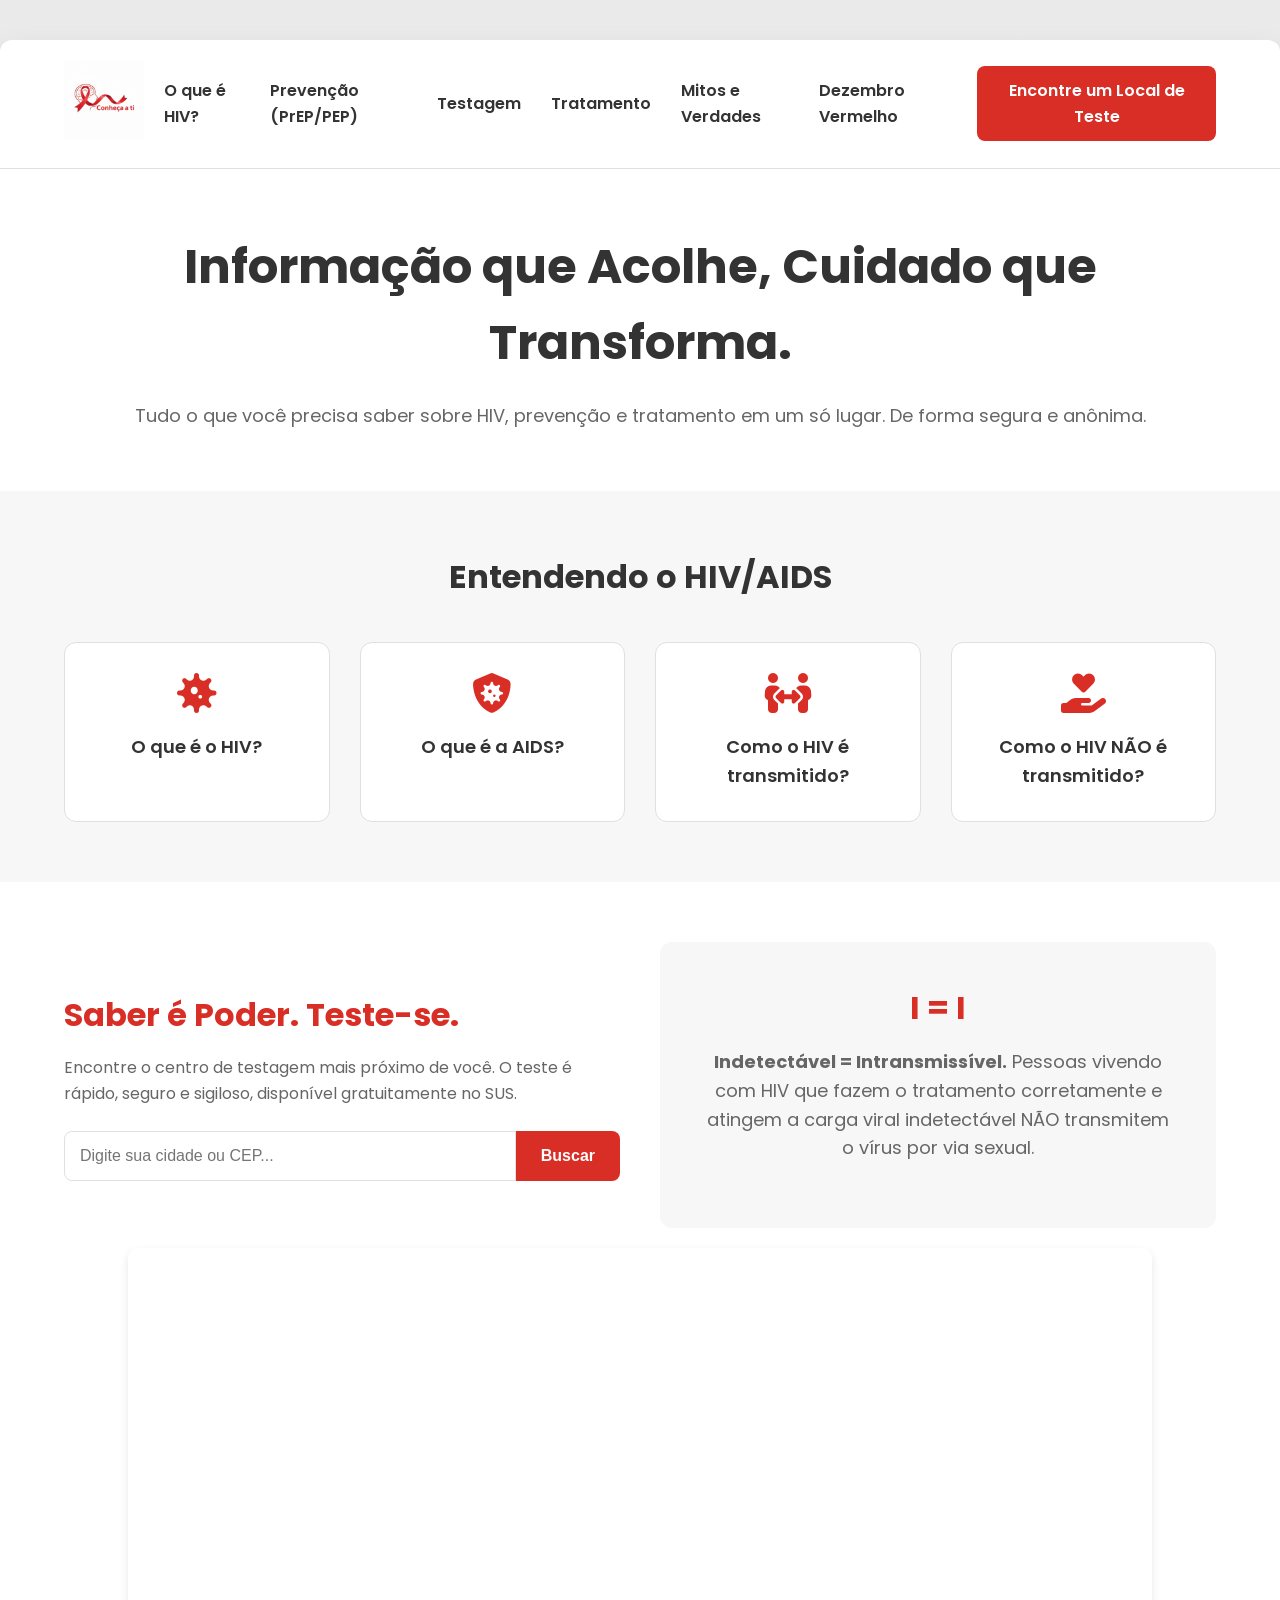
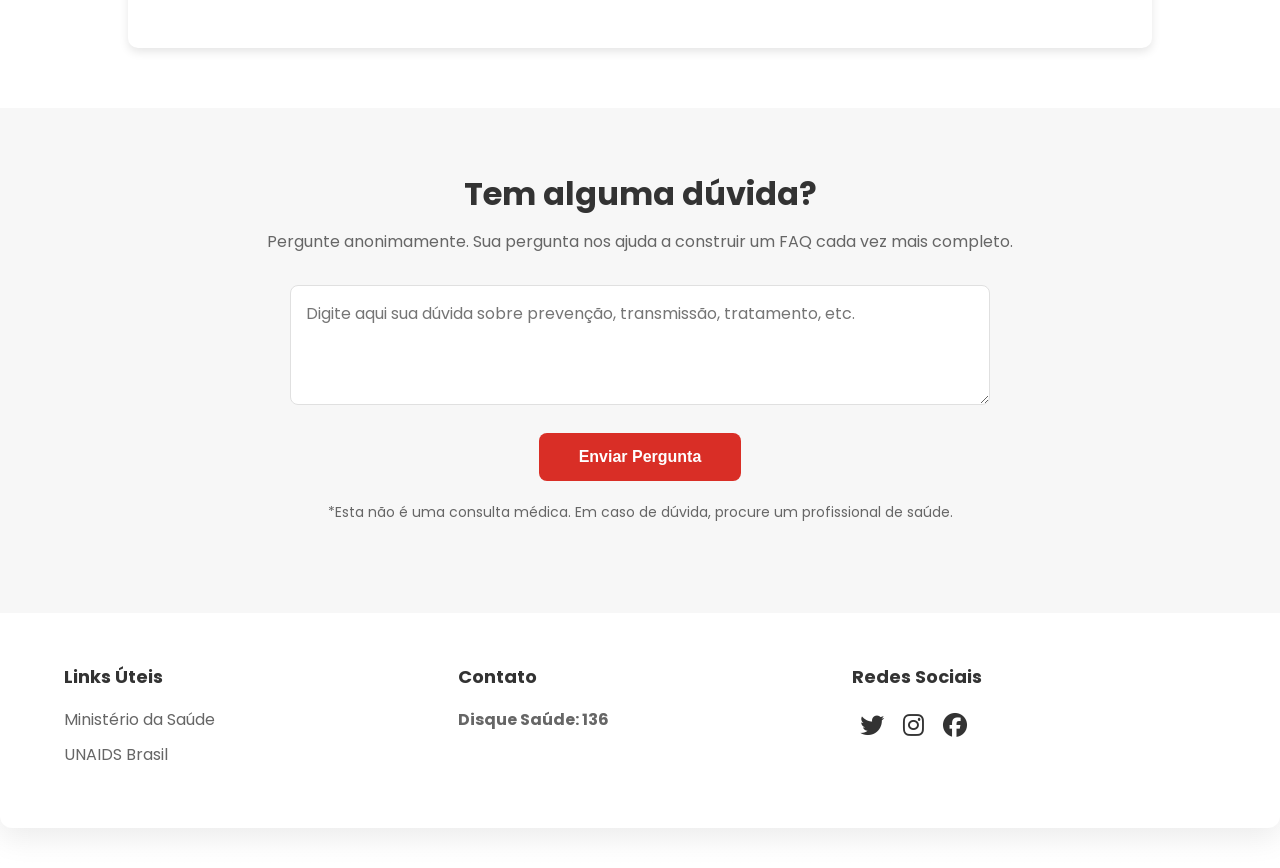
<file: index.html>
<!DOCTYPE html>
<html lang="pt-br">
<head>
    <meta charset="UTF-8">
    <meta name="viewport" content="width=device-width, initial-scale=1.0">
    <title>Cuidar+ | Informação que Acolhe sobre HIV</title>
    <link rel="stylesheet" href="style.css">
    <link rel="shortcut icon" href="img/logoSite.png" type="image/png">

    <link rel="preconnect" href="https://fonts.googleapis.com">
    <link rel="preconnect" href="https://fonts.gstatic.com" crossorigin>
    <link href="https://fonts.googleapis.com/css2?family=Poppins:wght@400;600;700&display=swap" rel="stylesheet">

    <link rel="stylesheet" href="https://cdnjs.cloudflare.com/ajax/libs/font-awesome/6.5.2/css/all.min.css"/>
</head>
<body>

    <div class="page-wrapper">

      <header>
    <div class="container header-container">
        <a href="#" class="logo">
            <img src="img/logoSite.png" alt="Logo Cuidar+"> </a>

        <button id="hamburger-btn" class="hamburger">
            <i class="fas fa-bars"></i>
        </button>

        <div class="nav-links-wrapper" id="nav-links">
            <nav>
                <ul>
                    <li><a href="#">O que é HIV?</a></li>
                    <li><a href="#">Prevenção (PrEP/PEP)</a></li>
                    <li><a href="#">Testagem</a></li>
                    <li><a href="#">Tratamento</a></li>
                    <li><a href="#">Mitos e Verdades</a></li>
                    <li><a href="#">Dezembro Vermelho</a></li>
                </ul>
            </nav>
            <a href="#" class="cta-button">Encontre um Local de Teste</a>
        </div>
    </div>
</header>

        
        <main>
            <section class="hero">
                <div class="container">
                    <h1>Informação que Acolhe, Cuidado que Transforma.</h1>
                    <p>Tudo o que você precisa saber sobre HIV, prevenção e tratamento em um só lugar. De forma segura e anônima.</p>
                </div>
            </section>

            <section class="info-cards">
                <div class="container">
                    <h2>Entendendo o HIV/AIDS</h2>
                    <div class="cards-container">
                        <div class="card">
                            <i class="fas fa-virus"></i>
                            <h3>O que é o HIV?</h3>
                        </div>
                        <div class="card">
                            <i class="fas fa-shield-virus"></i>
                            <h3>O que é a AIDS?</h3>
                        </div>
                        <div class="card">
                            <i class="fas fa-people-arrows"></i>
                            <h3>Como o HIV é transmitido?</h3>
                        </div>
                        <div class="card">
                            <i class="fas fa-hand-holding-heart"></i>
                            <h3>Como o HIV NÃO é transmitido?</h3>
                        </div>
                    </div>
                </div>
            </section>
            
            <section class="testing-treatment">
                <div class="container testing-container">
                    <div class="testing-box">
                        <h3>Saber é Poder. Teste-se.</h3>
                        <p>Encontre o centro de testagem mais próximo de você. O teste é rápido, seguro e sigiloso, disponível gratuitamente no SUS.</p>
                        <form class="search-form">
                            <input type="text" placeholder="Digite sua cidade ou CEP...">
                            <button type="submit">Buscar</button>
                        </form>
                    </div>
                    <div class="treatment-box">
                        <h2>I = I</h2>
                        <p><strong>Indetectável = Intransmissível.</strong> Pessoas vivendo com HIV que fazem o tratamento corretamente e atingem a carga viral indetectável NÃO transmitem o vírus por via sexual.</p>
                    </div>
                </div>
                <div class="map-container">
                    <iframe src="https://www.google.com/maps/embed?pb=!1m18!1m12!1m3!1d61135.62993811208!2d-43.89228242170565!3d-16.728005816727794!2m3!1f0!2f0!3f0!3m2!1i1024!2i768!4f13.1!3m3!1m2!1s0xab54b430dce6f5%3A0x231bf948b0041bbb!2sMontes%20Claros%2C%20MG!5e0!3m2!1spt-BR!2sbr!4v1758830481435!5m2!1spt-BR!2sbr" width="600" height="450" style="border:0;" allowfullscreen="" loading="lazy" referrerpolicy="no-referrer-when-downgrade" class="map-iframe"></iframe>
                </div>
            </section>

            <section class="faq">
                <div class="container">
                    <h2>Tem alguma dúvida?</h2>
                    <p>Pergunte anonimamente. Sua pergunta nos ajuda a construir um FAQ cada vez mais completo.</p>
                    <form>
                        <textarea placeholder="Digite aqui sua dúvida sobre prevenção, transmissão, tratamento, etc."></textarea>
                        <button type="submit">Enviar Pergunta</button>
                    </form>
                    <p class="disclaimer">*Esta não é uma consulta médica. Em caso de dúvida, procure um profissional de saúde.</p>
                </div>
            </section>

        </main>

        <footer>
            <div class="container footer-container">
                <div class="footer-column">
                    <h4>Links Úteis</h4>
                    <p>Ministério da Saúde</p>
                    <p>UNAIDS Brasil</p>
                </div>
                <div class="footer-column">
                    <h4>Contato</h4>
                    <p><strong>Disque Saúde: 136</strong></p>
                </div>
                <div class="footer-column">
                    <h4>Redes Sociais</h4>
                    <div class="social-icons">
                        <a href="#"><i class="fab fa-twitter"></i></a>
                        <a href="#"><i class="fab fa-instagram"></i></a>
                        <a href="#"><i class="fab fa-facebook"></i></a>
                    </div>
                </div>
            </div>
        </footer>

    </div>
    </div> <script>
        const hamburgerBtn = document.getElementById('hamburger-btn');
        const navLinks = document.getElementById('nav-links');

        hamburgerBtn.addEventListener('click', () => {
            navLinks.classList.toggle('active');
        });
    </script>
</body>
</html>
</file>
<file: style.css>
/* --- RESET BÁSICO E CONFIGURAÇÕES GERAIS --- */
* {
    margin: 0;
    padding: 0;
    box-sizing: border-box;
}

/* Definimos a fonte base para 62.5%. 
  Isso faz com que 1rem = 10px (16px * 0.625 = 10px).
  Facilita a conversão: 1.6rem = 16px, 2.4rem = 24px, etc.
*/
html {
    font-size: 62.5%;
}

:root {
    --primary-red: #D92E26;
    --dark-text: #333333;
    --light-text: #666666;
    --white: #FFFFFF;
    --light-grey-bg: #f7f7f7;
    --border-color: #e0e0e0;
}

body {
    font-family: 'Poppins', sans-serif;
    color: var(--dark-text);
    background: linear-gradient(180deg, #EAEAEA 0%, #FFFFFF 100%);
    line-height: 1.6;
    font-size: 1.6rem; /* Tamanho de fonte padrão para o corpo (equivale a 16px) */
    padding: 0;
    margin: 0;
}

.container {
    width: 90%;
    max-width: 120rem; /* 1200px */
    margin: 0 auto;
}

/* --- ESTRUTURA PRINCIPAL --- */
.page-wrapper {
    background-color: var(--white);
    margin: 4rem auto;
    border-radius: 1.2rem;
    box-shadow: 0 1rem 3rem rgba(0, 0, 0, 0.08);
    overflow: hidden;
}

/* --- CABEÇALHO (HEADER) - Estilos Mobile-First --- */
header {
    padding: 2rem 0;
    border-bottom: 1px solid var(--border-color);
}

.header-container {
    display: flex;
    flex-direction: row; /* Empilha os itens no mobile */
    align-items: center;
    justify-content: space-between;
    gap: 2rem;
}

.logo img {
    height: 8rem; /* Usei rem para consistência global */
    width: auto;
}

nav ul {
    list-style: none;
    display: flex;
    flex-direction: column; /* Empilha os links no mobile */
    align-items: center;
    gap: 2rem;
}

nav a {
    text-decoration: none;
    color: var(--dark-text);
    font-weight: 600;
    font-size: 1.6rem;
    transition: color 0.3s ease;
}

nav a:hover {
    color: var(--primary-red);
}

.cta-button {
    background-color: var(--primary-red);
    color: var(--white);
    padding: 1.2rem 2.4rem;
    border-radius: 0.8rem;
    text-decoration: none;
    font-weight: 600;
    transition: background-color 0.3s ease;
    text-align: center;
}

.cta-button:hover {
    background-color: #b0241d;
}

/* --- SEÇÃO HERÓI --- */
.hero {
    text-align: center;
    padding: 6rem 0;
}

.hero h1 {
    font-size: 3.6rem; /* Tamanho menor para mobile */
    margin-bottom: 2rem;
}

.hero p {
    font-size: 1.8rem;
    color: var(--light-text);
}

/* --- SEÇÃO DE CARDS DE INFORMAÇÃO --- */
.info-cards {
    padding: 6rem 0;
    background-color: var(--light-grey-bg);
}

.info-cards h2 {
    text-align: center;
    margin-bottom: 4rem;
    font-size: 3.2rem;
}

.cards-container {
    display: grid;
    grid-template-columns: 1fr; /* Uma coluna no mobile */
    gap: 3rem;
}

.card {
    background-color: var(--white);
    padding: 3rem;
    border-radius: 1.2rem;
    text-align: center;
    border: 1px solid var(--border-color);
    transition: transform 0.3s ease, box-shadow 0.3s ease;
}

.card:hover {
    transform: translateY(-0.5rem);
    box-shadow: 0 0.8rem 2rem rgba(0,0,0,0.07);
}

.card i {
    font-size: 4rem;
    color: var(--primary-red);
    margin-bottom: 2rem;
}

.card h3 {
    font-size: 1.8rem;
    font-weight: 600;
}
/* --- NOVOS ESTILOS PARA O MENU HAMBÚRGUER --- */

.hamburger {
    display: block; /* Visível por padrão (mobile-first) */
    font-size: 2.4rem;
    color: var(--dark-text);
    background-color: transparent;
    border: none;
    cursor: pointer;
    z-index: 1000; /* Garante que fique na frente */
}

/* Esconde o menu de navegação por padrão no mobile */
.nav-links-wrapper {
    display: none; 
}

/* Estilo para quando o menu está ativo (aberto via JS) */
.nav-links-wrapper.active {
    display: flex;
    flex-direction: column;
    position: absolute;
    top: 15rem; /* Ajuste conforme a altura do seu header */
    right: 0;
    width: 100%;
    background-color: var(--white);
    padding: 2rem;
    box-shadow: 0 4px 10px rgba(0,0,0,0.1);
    align-items: center;
    gap: 2rem;
}

/* --- SEÇÃO DE TESTAGEM E TRATAMENTO --- */
.testing-treatment {
    padding: 6rem 0;
}

.testing-container {
    display: grid;
    grid-template-columns: 1fr; /* Uma coluna no mobile */
    gap: 4rem;
    align-items: center;
}

.testing-box h3, .treatment-box h2 {
    font-size: 3.2rem;
    margin-bottom: 1.5rem;
    color: var(--primary-red);
}

.testing-box p, .treatment-box p {
    margin-bottom: 2.5rem;
    color: var(--light-text);
}

.search-form {
    display: flex;
    flex-direction: column; /* Empilha no mobile */
    gap: 1rem;
}

.search-form input {
    width: 100%;
    padding: 1.5rem;
    border: 1px solid var(--border-color);
    border-radius: 0.8rem;
    font-size: 1.6rem;
}

.search-form button {
    padding: 1.5rem 2.5rem;
    border: none;
    background-color: var(--primary-red);
    color: var(--white);
    border-radius: 0.8rem;
    cursor: pointer;
    font-size: 1.6rem;
    font-weight: 600;
}

.treatment-box {
    text-align: center;
    background-color: var(--light-grey-bg);
    padding: 4rem;
    border-radius: 1.2rem;
}

.treatment-box p {
    font-size: 1.8rem;
}

/* --- SEÇÃO DE DÚVIDAS (FAQ) --- */
.faq {
    padding: 6rem 0;
    background-color: var(--light-grey-bg);
    text-align: center;
}

.faq h2 {
    font-size: 3.2rem;
    margin-bottom: 1rem;
}

.faq > .container > p {
    color: var(--light-text);
    margin-bottom: 3rem;
}

.faq form {
    max-width: 70rem;
    margin: 0 auto;
}

.faq textarea {
    width: 100%;
    height: 12rem;
    padding: 1.5rem;
    border: 1px solid var(--border-color);
    border-radius: 0.8rem;
    font-family: 'Poppins', sans-serif;
    font-size: 1.6rem;
    margin-bottom: 2rem;
    resize: vertical;
}

.faq button {
    background-color: var(--primary-red);
    color: var(--white);
    padding: 1.5rem 4rem;
    border-radius: 0.8rem;
    text-decoration: none;
    font-weight: 600;
    border: none;
    cursor: pointer;
    font-size: 1.6rem;
}

.disclaimer {
    margin-top: 2rem;
    font-size: 1.4rem;
    color: #999;
}

.map-container {
    display: flex;
    justify-content: center;
    margin-top: 2rem
}

.map-iframe {
    width: 80%;
    height: 400px;
    border: none;
    border-radius: 1rem;
    box-shadow: 0 4px 10px rgba(0,0,0,0.1);

}

/* --- RODAPÉ (FOOTER) --- */
footer {
    padding: 5rem 0;
}

.footer-container {
    display: grid;
    grid-template-columns: 1fr; /* Uma coluna no mobile */
    gap: 3rem;
    text-align: center;
}

.footer-column h4 {
    font-size: 1.8rem;
    margin-bottom: 1.5rem;
}

.footer-column p {
    color: var(--light-text);
    margin-bottom: 1rem;
}

.social-icons a {
    color: var(--dark-text);
    font-size: 2.4rem;
    margin: 0 0.75rem;
    text-decoration: none;
}

/* --- MEDIA QUERIES PARA RESPONSIVIDADE --- */

/* Estilos para Tablets (a partir de 768px) */
@media (min-width: 768px) {
    .header-container {
        flex-direction: row; /* Volta para o layout em linha */
    }

    nav ul {
        flex-direction: row; /* Links em linha */
        gap: 2rem;
    }

    .hero h1 {
        font-size: 4.2rem;
    }

    .cards-container {
        grid-template-columns: repeat(2, 1fr); /* Duas colunas */
    }
    
    .search-form {
        flex-direction: row; /* Input e botão em linha */
        gap: 0;
    }

    .search-form input {
        border-radius: 0.8rem 0 0 0.8rem;
    }
    
    .search-form button {
        border-radius: 0 0.8rem 0.8rem 0;
    }

    .footer-container {
        grid-template-columns: repeat(3, 1fr); /* Três colunas */
        text-align: left;
    }
    /* Estilos para Tablets (a partir de 768px) */
@media (min-width: 768px) {
    .header-container {
        flex-direction: row; /* Volta para o layout em linha */
    }

    /* NOVO: Esconde o botão hambúrguer em telas maiores */
    .hamburger {
        display: none;
    }

    /* NOVO: Mostra a navegação e a estiliza em linha */
    .nav-links-wrapper {
        display: flex;
        align-items: center;
        gap: 3rem; /* Espaçamento entre a nav e o botão CTA */
    }

    nav ul {
        flex-direction: row; /* Links em linha */
        gap: 2rem;
    }
    
    /* ... (o resto do seu código @media para tablets continua aqui) ... */
    .hero h1 {
        font-size: 4.2rem;
    }

    .cards-container {
        grid-template-columns: repeat(2, 1fr); /* Duas colunas */
    }
    
    .search-form {
        flex-direction: row; /* Input e botão em linha */
        gap: 0;
    }

    .search-form input {
        border-radius: 0.8rem 0 0 0.8rem;
    }
    
    .search-form button {
        border-radius: 0 0.8rem 0.8rem 0;
    }

    .footer-container {
        grid-template-columns: repeat(3, 1fr); /* Três colunas */
        text-align: left;
    }
}
}

/* Estilos para Desktops (a partir de 1024px) */
@media (min-width: 1024px) {
    nav ul {
        gap: 3rem; /* Aumenta o espaçamento no desktop */
    }

    .hero h1 {
        font-size: 4.8rem;
    }

    .cards-container {
        grid-template-columns: repeat(4, 1fr); /* Quatro colunas */
    }

    .testing-container {
        grid-template-columns: 1fr 1fr; /* Duas colunas */
    }
}
</file>
